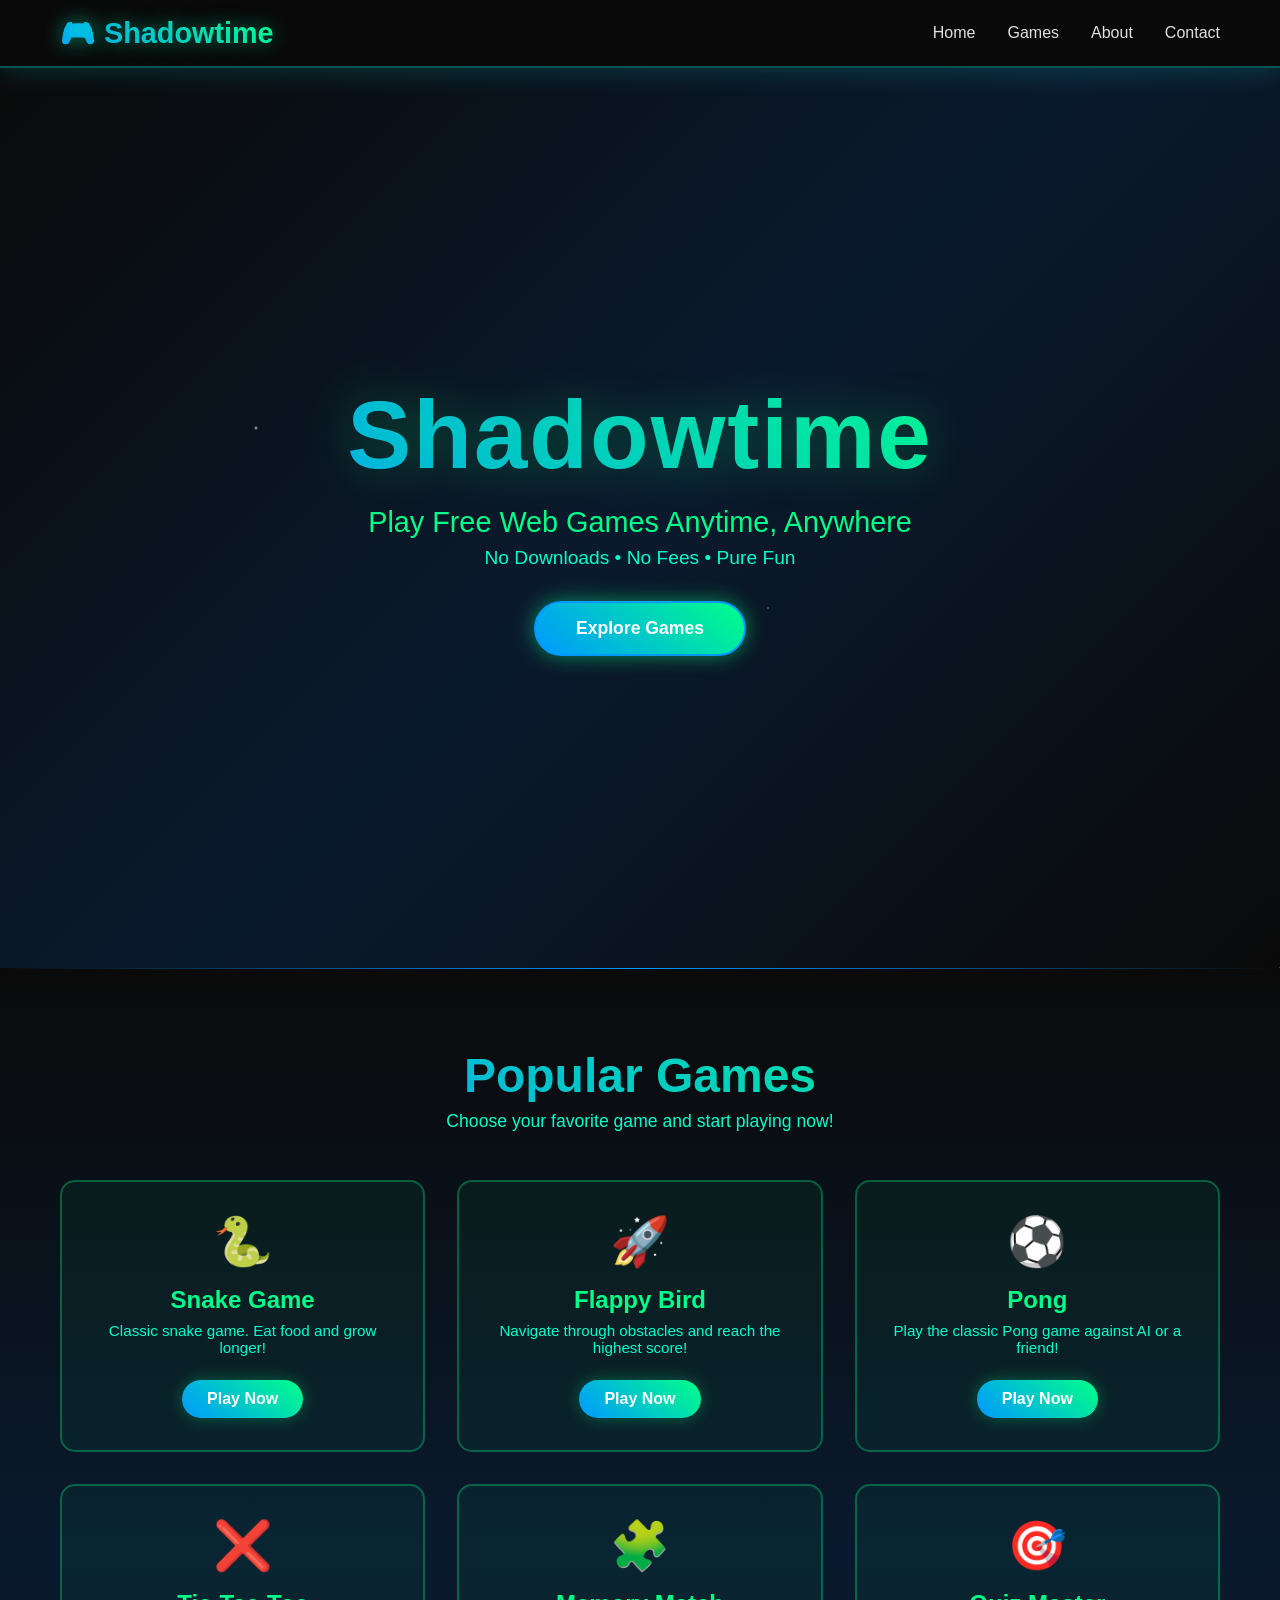
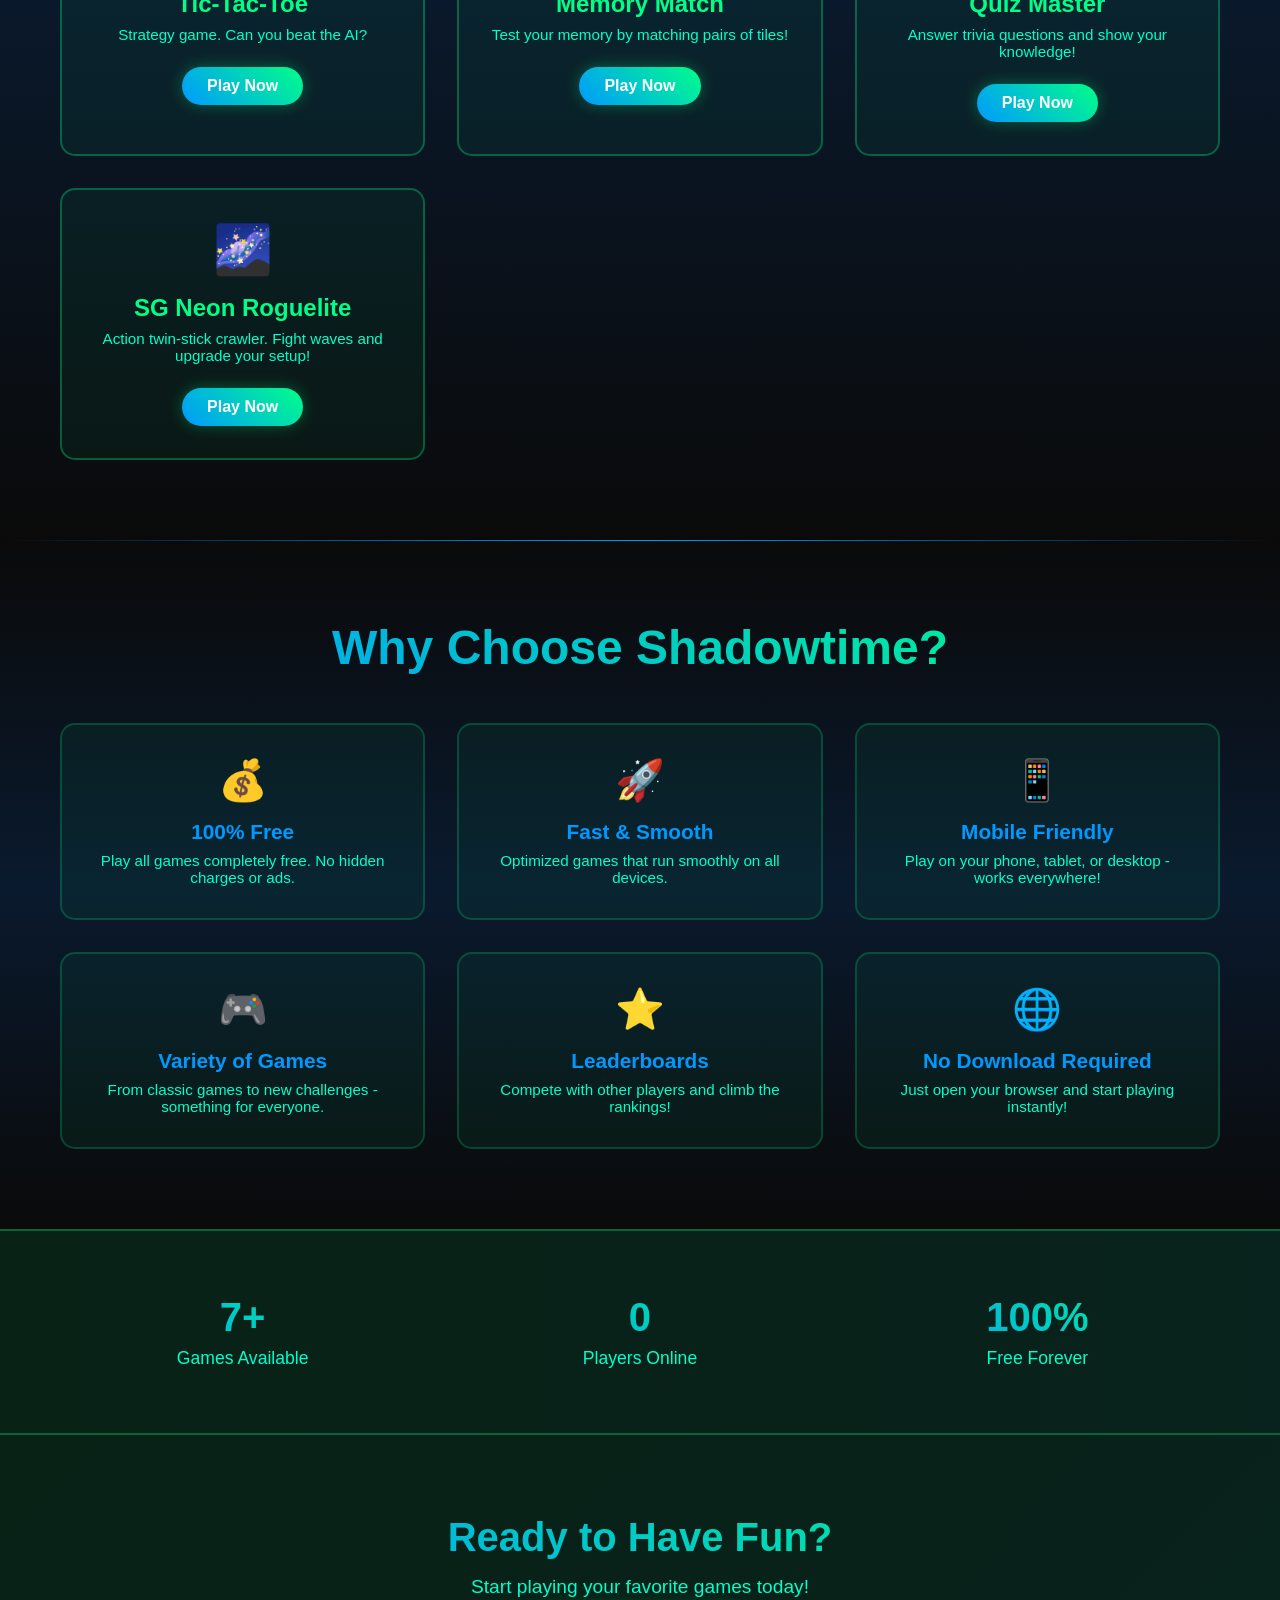
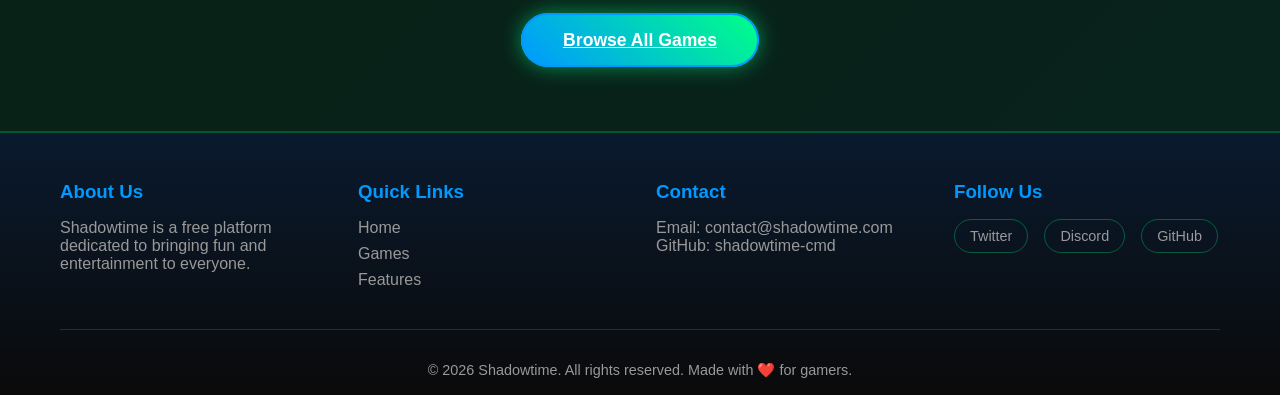
<file: index.html>
<!DOCTYPE html>
<html lang="en">
<head>
    <meta charset="UTF-8">
    <meta name="viewport" content="width=device-width, initial-scale=1.0">
    <title>Shadowtime - Free Web Games Platform</title>
    <!-- Favicon link using your 32x32 website asset -->
    <link rel="icon" type="image/png" sizes="32x32" href="assets/favicon32.png">
    <link rel="stylesheet" href="css/style.css">
</head>
<body>
    <!-- Navigation Bar -->
    <nav class="navbar">
        <div class="container">
            <div class="logo">🎮 Shadowtime</div>
            <ul class="nav-links">
                <li><a href="#home">Home</a></li>
                <li><a href="#games">Games</a></li>
                <li><a href="#about">About</a></li>
                <li><a href="#contact">Contact</a></li>
            </ul>
        </div>
    </nav>

    <!-- Hero Section -->
    <section id="home" class="hero">
        <div class="stars"></div>
        <div class="hero-content">
            <h1 class="hero-title">Shadowtime</h1>
            <p class="hero-subtitle">Play Free Web Games Anytime, Anywhere</p>
            <p class="tagline">No Downloads • No Fees • Pure Fun</p>
            <button class="cta-btn">Explore Games</button>
        </div>
        <div class="hero-background"></div>
    </section>

    <!-- Featured Games Section -->
    <section id="games" class="featured-games">
        <div class="container">
            <h2 class="section-title">Popular Games</h2>
            <p class="section-subtitle">Choose your favorite game and start playing now!</p>
            
            <div class="games-grid">
                <!-- Game Card 1 -->
                <div class="game-card">
                    <div class="game-icon">🐍</div>
                    <h3>Snake Game</h3>
                    <p>Classic snake game. Eat food and grow longer!</p>
                    <a href="games/snake/index.html" class="play-btn">Play Now</a>
                </div>

                <!-- Game Card 2 -->
                <div class="game-card">
                    <div class="game-icon">🚀</div>
                    <h3>Flappy Bird</h3>
                    <p>Navigate through obstacles and reach the highest score!</p>
                    <a href="games/flappy-bird/index.html" class="play-btn">Play Now</a>
                </div>

                <!-- Game Card 3 -->
                <div class="game-card">
                    <div class="game-icon">⚽</div>
                    <h3>Pong</h3>
                    <p>Play the classic Pong game against AI or a friend!</p>
                    <a href="games/pong/index.html" class="play-btn">Play Now</a>
                </div>

                <!-- Game Card 4 -->
                <div class="game-card">
                    <div class="game-icon">❌</div>
                    <h3>Tic-Tac-Toe</h3>
                    <p>Strategy game. Can you beat the AI?</p>
                    <a href="games/tic-tac-toe/index.html" class="play-btn">Play Now</a>
                </div>

                <!-- Game Card 5 -->
                <div class="game-card">
                    <div class="game-icon">🧩</div>
                    <h3>Memory Match</h3>
                    <p>Test your memory by matching pairs of tiles!</p>
                    <a href="games/memory-match/index.html" class="play-btn">Play Now</a>
                </div>

                <!-- Game Card 6 -->
                <div class="game-card">
                    <div class="game-icon">🎯</div>
                    <h3>Quiz Master</h3>
                    <p>Answer trivia questions and show your knowledge!</p>
                    <a href="games/quiz/index.html" class="play-btn">Play Now</a>
                </div>

                <!-- Game Card 7: Modern Roguelite -->
                <div class="game-card">
                    <div class="game-icon">🌌</div>
                    <h3>SG Neon Roguelite</h3>
                    <p>Action twin-stick crawler. Fight waves and upgrade your setup!</p>
                    <a href="neon-roguelite.html" class="play-btn">Play Now</a>
                </div>
            </div>
        </div>
    </section>

    <!-- Features Section -->
    <section id="about" class="features">
        <div class="container">
            <h2 class="section-title">Why Choose Shadowtime?</h2>
            
            <div class="features-grid">
                <div class="feature-card">
                    <div class="feature-icon">💰</div>
                    <h3>100% Free</h3>
                    <p>Play all games completely free. No hidden charges or ads.</p>
                </div>

                <div class="feature-card">
                    <div class="feature-icon">🚀</div>
                    <h3>Fast & Smooth</h3>
                    <p>Optimized games that run smoothly on all devices.</p>
                </div>

                <div class="feature-card">
                    <div class="feature-icon">📱</div>
                    <h3>Mobile Friendly</h3>
                    <p>Play on your phone, tablet, or desktop - works everywhere!</p>
                </div>

                <div class="feature-card">
                    <div class="feature-icon">🎮</div>
                    <h3>Variety of Games</h3>
                    <p>From classic games to new challenges - something for everyone.</p>
                </div>

                <div class="feature-card">
                    <div class="feature-icon">⭐</div>
                    <h3>Leaderboards</h3>
                    <p>Compete with other players and climb the rankings!</p>
                </div>

                <div class="feature-card">
                    <div class="feature-icon">🌐</div>
                    <h3>No Download Required</h3>
                    <p>Just open your browser and start playing instantly!</p>
                </div>
            </div>
        </div>
    </section>

    <!-- Stats Section -->
    <section class="stats">
        <div class="container">
            <div class="stat">
                <h3>7+</h3>
                <p>Games Available</p>
            </div>
            <div class="stat">
                <h3>0</h3>
                <p>Players Online</p>
            </div>
            <div class="stat">
                <h3>100%</h3>
                <p>Free Forever</p>
            </div>
        </div>
    </section>

    <!-- Call to Action Section -->
    <section class="cta-section">
        <div class="container">
            <h2>Ready to Have Fun?</h2>
            <p>Start playing your favorite games today!</p>
            <a href="#games" class="cta-btn">Browse All Games</a>
        </div>
    </section>

    <!-- Footer -->
    <footer id="contact" class="footer">
        <div class="container">
            <div class="footer-content">
                <div class="footer-section">
                    <h3>About Us</h3>
                    <p>Shadowtime is a free platform dedicated to bringing fun and entertainment to everyone.</p>
                </div>

                <div class="footer-section">
                    <h3>Quick Links</h3>
                    <ul>
                        <li><a href="#home">Home</a></li>
                        <li><a href="#games">Games</a></li>
                        <li><a href="#about">Features</a></li>
                    </ul>
                </div>

                <div class="footer-section">
                    <h3>Contact</h3>
                    <p>Email: contact@shadowtime.com</p>
                    <p>GitHub: <a href="https://github.com/shadowtime-cmd" target="_blank">shadowtime-cmd</a></p>
                </div>

                <div class="footer-section">
                    <h3>Follow Us</h3>
                    <div class="social-links">
                        <a href="#" class="social-icon">Twitter</a>
                        <a href="#" class="social-icon">Discord</a>
                        <a href="#" class="social-icon">GitHub</a>
                    </div>
                </div>
            </div>

            <div class="footer-bottom">
                <p>&copy; 2026 Shadowtime. All rights reserved. Made with ❤️ for gamers.</p>
            </div>
        </div>
    </footer>

    <script src="js/main.js"></script>
</body>
</html>
</file>
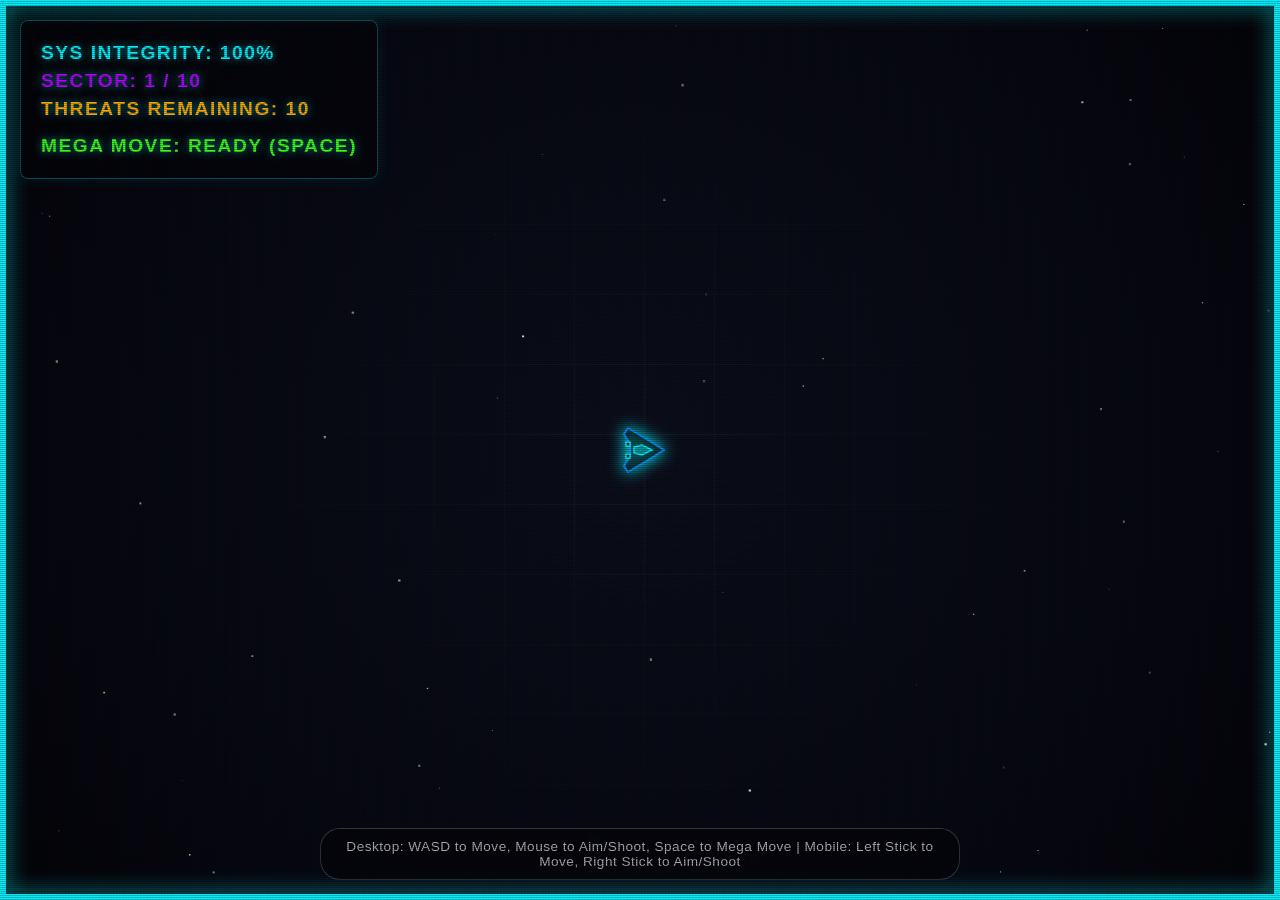
<file: neon-roguelite.html>
<!DOCTYPE html>
<html lang="en">
<head>
    <meta charset="UTF-8">
    <meta name="viewport" content="width=device-width, initial-scale=1.0, maximum-scale=1.0, user-scalable=no">
    <title>Shadowtime - Cinematic Neon Assault</title>
    <style>
        body {
            margin: 0;
            overflow: hidden;
            background-color: #030305;
            color: #fff;
            font-family: 'Segoe UI', Tahoma, Geneva, Verdana, sans-serif;
            user-select: none;
            -webkit-user-select: none;
            touch-action: none;
        }
        canvas {
            display: block;
        }
        /* Scanline Effect */
        body::after {
            content: " ";
            display: block;
            position: absolute;
            top: 0;
            left: 0;
            bottom: 0;
            right: 0;
            background: linear-gradient(rgba(18, 16, 16, 0) 50%, rgba(0, 0, 0, 0.25) 50%), linear-gradient(90deg, rgba(255, 0, 0, 0.06), rgba(0, 255, 0, 0.02), rgba(0, 0, 255, 0.06));
            z-index: 100;
            background-size: 100% 2px, 3px 100%;
            pointer-events: none;
        }
        /* HUD UI */
        #ui {
            position: absolute;
            top: 20px;
            left: 20px;
            pointer-events: none;
            text-shadow: 0 0 10px rgba(0, 243, 255, 0.6);
            z-index: 5;
            background: rgba(3, 3, 5, 0.6);
            padding: 15px 20px;
            border: 1px solid rgba(0, 243, 255, 0.3);
            border-radius: 8px;
            backdrop-filter: blur(4px);
            box-shadow: 0 0 15px rgba(0, 243, 255, 0.1);
        }
        .hud-text {
            font-size: 1.2rem;
            font-weight: 900;
            margin: 6px 0;
            letter-spacing: 1.5px;
            text-transform: uppercase;
        }
        #controls-hint {
            position: absolute;
            bottom: 20px;
            left: 50%;
            transform: translateX(-50%);
            color: rgba(255, 255, 255, 0.7);
            pointer-events: none;
            text-align: center;
            font-size: 0.85rem;
            width: auto;
            letter-spacing: 0.5px;
            background: rgba(3, 3, 5, 0.6);
            padding: 10px 20px;
            border: 1px solid rgba(255, 255, 255, 0.2);
            border-radius: 20px;
            backdrop-filter: blur(4px);
        }
        /* Overlay Screens */
        .overlay {
            position: absolute;
            top: 0; left: 0; width: 100%; height: 100%;
            background: rgba(3, 3, 5, 0.92);
            display: none;
            flex-direction: column;
            justify-content: center;
            align-items: center;
            z-index: 10;
            backdrop-filter: blur(12px);
        }
        h1 {
            font-size: 3.5rem;
            margin-bottom: 10px;
            text-transform: uppercase;
            text-align: center;
            letter-spacing: 3px;
        }
        p.sub-msg {
            font-size: 1.1rem;
            color: #8a90a0;
            max-width: 520px;
            text-align: center;
            margin-bottom: 35px;
            line-height: 1.6;
        }
        .btn {
            background: rgba(255, 255, 255, 0.03);
            border: 2px solid #00f3ff;
            color: #00f3ff;
            padding: 14px 40px;
            font-size: 1.1rem;
            font-weight: bold;
            margin: 8px;
            cursor: pointer;
            transition: all 0.2s ease-in-out;
            text-transform: uppercase;
            box-shadow: 0 0 15px rgba(0, 243, 255, 0.15) inset;
            border-radius: 4px;
            width: 300px;
            letter-spacing: 1px;
        }
        .btn:hover, .btn:active {
            background: #00f3ff;
            color: #000;
            box-shadow: 0 0 30px #00f3ff;
        }
        .danger-btn {
            border-color: #ff0055;
            color: #ff0055;
            box-shadow: 0 0 15px rgba(255, 0, 85, 0.15) inset;
        }
        .danger-btn:hover, .danger-btn:active {
            background: #ff0055;
            color: #fff;
            box-shadow: 0 0 30px #ff0055;
        }
        .victory-btn {
            border-color: #39ff14;
            color: #39ff14;
            box-shadow: 0 0 15px rgba(57, 255, 20, 0.15) inset;
        }
        .victory-btn:hover, .victory-btn:active {
            background: #39ff14;
            color: #000;
            box-shadow: 0 0 30px #39ff14;
        }
    </style>
</head>
<body>

    <div id="ui">
        <div class="hud-text" id="hpDisplay" style="color: #00f3ff;">SYS INTEGRITY: 100%</div>
        <div class="hud-text" id="floorDisplay" style="color: #b500ff;">SECTOR: 1 / 10</div>
        <div class="hud-text" id="enemiesDisplay" style="color: #ffaa00;">THREATS REMAINING: 10</div>
        <div class="hud-text" id="megaMoveDisplay" style="color: #39ff14; margin-top: 15px;">MEGA MOVE: READY (SPACE)</div>
    </div>
    
    <div id="controls-hint">Desktop: WASD to Move, Mouse to Aim/Shoot, Space to Mega Move | Mobile: Left Stick to Move, Right Stick to Aim/Shoot</div>

    <div id="upgradeScreen" class="overlay">
        <h1 style="color: #b500ff; text-shadow: 0 0 25px #b500ff;">SECTOR CLEARED</h1>
        <p class="sub-msg">Select a matrix modification framework to adapt to harder security threats in the next level.</p>
        <button class="btn" onclick="applyUpgrade('heal')">Repair Hull & Max HP +20</button>
        <button class="btn" onclick="applyUpgrade('speed')">Optimize Thruster Speed</button>
        <button class="btn" onclick="applyUpgrade('fireRate')">Overclock Weapon Fire Rate</button>
    </div>

    <div id="gameOverScreen" class="overlay">
        <h1 style="color: #ff0055; text-shadow: 0 0 30px #ff0055;">SYSTEM FAILURE</h1>
        <p class="sub-msg" id="finalFloorDisplay"></p>
        <button class="btn danger-btn" onclick="location.reload()">Reboot Simulator</button>
    </div>

    <div id="victoryScreen" class="overlay">
        <h1 style="color: #39ff14; text-shadow: 0 0 30px #39ff14;">ARCADE CONQUERED</h1>
        <p class="sub-msg" style="color: #fff; font-size: 1.2rem; max-width: 600px;">
            <strong>Incredible job, Pilot!</strong> You have successfully destroyed all hostile entities across all 10 security sectors of the mainframe. Thank you for playing this custom engine build on Shadowtime!
        </p>
        <button class="btn victory-btn" onclick="location.reload()">Play Another Run</button>
    </div>

    <canvas id="gameCanvas"></canvas>

    <script>
        const canvas = document.getElementById('gameCanvas');
        const ctx = canvas.getContext('2d');
        
        canvas.width = window.innerWidth;
        canvas.height = window.innerHeight;

        // --- GAME MAIN STATE ---
        let gameState = "playing"; 
        let currentFloor = 1;
        const maxFloors = 10;
        let enemiesToKill = 10;
        let enemiesKilled = 0;
        let globalTicks = 0;
        let spawnTimer = 0; // Robust frame-based tracking replaces setInterval

        // Enhanced Sector Styles with Dynamic Cinematic Gradients
        const arenaStyles = [
            { bgGrid: '#121626', walls: '#00f3ff', coreGradient: ['#04060f', '#090d1a'] }, // Level 1
            { bgGrid: '#261222', walls: '#b500ff', coreGradient: ['#06030a', '#170614'] }, // Level 2
            { bgGrid: '#142412', walls: '#39ff14', coreGradient: ['#030603', '#0a1708'] }, // Level 3
            { bgGrid: '#291b10', walls: '#ffaa00', coreGradient: ['#060402', '#1a1007'] }, // Level 4
            { bgGrid: '#0f2426', walls: '#00e5ff', coreGradient: ['#020608', '#06171a'] }, // Level 5
            { bgGrid: '#2b1016', walls: '#ff0055', coreGradient: ['#070203', '#1c070c'] }, // Level 6
            { bgGrid: '#242910', walls: '#ccff00', coreGradient: ['#050602', '#161a07'] }, // Level 7
            { bgGrid: '#1e102b', walls: '#e500ff', coreGradient: ['#040207', '#13071c'] }, // Level 8
            { bgGrid: '#102b1f', walls: '#00ffaa', coreGradient: ['#020705', '#071c12'] }, // Level 9
            { bgGrid: '#331033', walls: '#ff00dd', coreGradient: ['#080208', '#210721'] }  // Level 10
        ];

        // --- CONTROLS HOOKS ---
        const keys = { w: false, a: false, s: false, d: false, " ": false };
        const mouse = { x: canvas.width / 2, y: canvas.height / 2, down: false };

        window.addEventListener('keydown', e => { if(keys.hasOwnProperty(e.key.toLowerCase())) keys[e.key.toLowerCase()] = true; });
        window.addEventListener('keyup', e => { if(keys.hasOwnProperty(e.key.toLowerCase())) keys[e.key.toLowerCase()] = false; });
        window.addEventListener('mousemove', e => { mouse.x = e.clientX; mouse.y = e.clientY; });
        window.addEventListener('mousedown', () => mouse.down = true);
        window.addEventListener('mouseup', () => mouse.down = false);

        // --- DUAL TOUCHSTICK DRIVERS ---
        const leftStick = { startX: 0, startY: 0, curX: 0, curY: 0, active: false, pointerId: null, dirX: 0, dirY: 0 };
        const rightStick = { startX: 0, startY: 0, curX: 0, curY: 0, active: false, pointerId: null, dirX: 0, dirY: 0 };
        const joystickRadius = 55;

        window.addEventListener('touchstart', e => {
            if (gameState !== "playing") return;
            for (let i = 0; i < e.changedTouches.length; i++) {
                const touch = e.changedTouches[i];
                if (touch.clientX < window.innerWidth / 2 && !leftStick.active) {
                    leftStick.active = true; leftStick.pointerId = touch.identifier;
                    leftStick.startX = touch.clientX; leftStick.startY = touch.clientY;
                    leftStick.curX = touch.clientX; leftStick.curY = touch.clientY;
                } else if (touch.clientX >= window.innerWidth / 2 && !rightStick.active) {
                    rightStick.active = true; rightStick.pointerId = touch.identifier;
                    rightStick.startX = touch.clientX; rightStick.startY = touch.clientY;
                    rightStick.curX = touch.clientX; rightStick.curY = touch.clientY;
                }
            }
        });

        window.addEventListener('touchmove', e => {
            if (gameState !== "playing") return;
            for (let i = 0; i < e.changedTouches.length; i++) {
                const touch = e.changedTouches[i];
                if (leftStick.active && touch.identifier === leftStick.pointerId) {
                    leftStick.curX = touch.clientX; leftStick.curY = touch.clientY;
                    let dx = leftStick.curX - leftStick.startX;
                    let dy = leftStick.curY - leftStick.startY;
                    let dist = Math.hypot(dx, dy);
                    leftStick.dirX = dist > 0 ? dx / (dist > joystickRadius ? dist : joystickRadius) : 0;
                    leftStick.dirY = dist > 0 ? dy / (dist > joystickRadius ? dist : joystickRadius) : 0;
                }
                if (rightStick.active && touch.identifier === rightStick.pointerId) {
                    rightStick.curX = touch.clientX; rightStick.curY = touch.clientY;
                    let dx = rightStick.curX - rightStick.startX;
                    let dy = rightStick.curY - rightStick.startY;
                    let dist = Math.hypot(dx, dy);
                    if (dist > 5) {
                        rightStick.dirX = dx / (dist > joystickRadius ? dist : joystickRadius);
                        rightStick.dirY = dy / (dist > joystickRadius ? dist : joystickRadius);
                    }
                }
            }
        });

        window.addEventListener('touchend', e => {
            for (let i = 0; i < e.changedTouches.length; i++) {
                const touch = e.changedTouches[i];
                if (leftStick.active && touch.identifier === leftStick.pointerId) {
                    leftStick.active = false; leftStick.dirX = 0; leftStick.dirY = 0;
                }
                if (rightStick.active && touch.identifier === rightStick.pointerId) {
                    rightStick.active = false; rightStick.dirX = 0; rightStick.dirY = 0;
                }
            }
        });

        window.addEventListener('resize', () => { canvas.width = window.innerWidth; canvas.height = window.innerHeight; initializeStars(); });

        // --- CINEMATIC BACKGROUND SYSTEM ---
        let backgroundStars = [];
        function initializeStars() {
            backgroundStars = [];
            for (let i = 0; i < 65; i++) {
                backgroundStars.push({
                    x: Math.random() * canvas.width,
                    y: Math.random() * canvas.height,
                    size: Math.random() * 2 + 0.5,
                    speed: Math.random() * 0.4 + 0.1,
                    brightness: Math.random() * 0.5 + 0.3
                });
            }
        }
        initializeStars();

        function drawBackgroundArena() {
            const style = arenaStyles[currentFloor - 1] || arenaStyles[0];
            
            // Create Cinematic Radial Core Light Gradient with Vignette
            let grad = ctx.createRadialGradient(canvas.width/2, canvas.height/2, 10, canvas.width/2, canvas.height/2, Math.max(canvas.width, canvas.height) * 0.7);
            grad.addColorStop(0, style.coreGradient[1]);
            grad.addColorStop(0.6, style.coreGradient[0]);
            grad.addColorStop(1, '#000000'); // Strong vignette edge
            ctx.fillStyle = grad;
            ctx.fillRect(0, 0, canvas.width, canvas.height);

            // Animate and Paint Background Stars
            ctx.fillStyle = '#ffffff';
            backgroundStars.forEach(star => {
                star.y += star.speed;
                if (star.y > canvas.height) star.y = 0;
                ctx.save();
                ctx.globalAlpha = star.brightness + Math.sin(globalTicks * 0.02 + star.x) * 0.2;
                ctx.fillRect(star.x, star.y, star.size, star.size);
                ctx.restore();
            });

            // Cinematic Fading Grid Lines with Parallax Scroll
            const gridScroll = (globalTicks * 0.5) % 70;

            let gridGrad = ctx.createRadialGradient(canvas.width/2, canvas.height/2, 0, canvas.width/2, canvas.height/2, Math.max(canvas.width, canvas.height) * 0.5);
            gridGrad.addColorStop(0, style.bgGrid);
            gridGrad.addColorStop(1, 'rgba(0,0,0,0)');

            ctx.strokeStyle = gridGrad;
            ctx.lineWidth = 1.5;
            const gridSize = 70;
            for(let x = gridScroll; x < canvas.width; x += gridSize) {
                ctx.beginPath(); ctx.moveTo(x, 0); ctx.lineTo(x, canvas.height); ctx.stroke();
            }
            for(let y = gridScroll; y < canvas.height; y += gridSize) {
                ctx.beginPath(); ctx.moveTo(0, y); ctx.lineTo(canvas.width, y); ctx.stroke();
            }

            // Glimmering Outer Perimeter Boundary
            ctx.strokeStyle = style.walls;
            ctx.lineWidth = 6;
            ctx.shadowBlur = 20;
            ctx.shadowColor = style.walls;
            ctx.strokeRect(3, 3, canvas.width - 6, canvas.height - 6);
            ctx.shadowBlur = 0;
        }

        // --- COMPONENT ENTITIES ---
        class ShipPlayer {
            constructor(x, y) {
                this.x = x; this.y = y;
                this.radius = 18;
                this.speed = 4.6;
                this.maxHp = 100;
                this.hp = 100;
                this.fireRate = 14; 
                this.fireTimer = 0;
                this.angle = 0;
                this.megaMoveCooldown = 0;
                this.megaMoveMaxCooldown = 600; // 10 seconds at 60fps
            }
            draw() {
                ctx.save();
                ctx.translate(this.x, this.y);
                ctx.rotate(this.angle);

                // Layered Plasma Trail
                if (keys.w || keys.s || keys.a || keys.d || leftStick.active) {
                    // Outer glow
                    ctx.beginPath();
                    ctx.moveTo(-14, -6); ctx.lineTo(-35, 0); ctx.lineTo(-14, 6);
                    ctx.fillStyle = 'rgba(255, 119, 0, 0.6)';
                    ctx.shadowBlur = 20; ctx.shadowColor = '#ffaa00';
                    ctx.fill();

                    // Inner bright core
                    ctx.beginPath();
                    ctx.moveTo(-14, -3); ctx.lineTo(-25, 0); ctx.lineTo(-14, 3);
                    ctx.fillStyle = '#ffffff';
                    ctx.shadowBlur = 10; ctx.shadowColor = '#ffffff';
                    ctx.fill();
                }

                // Detailed Spaceship Geometry
                ctx.shadowBlur = 15;
                ctx.shadowColor = '#00f3ff';

                // Main Wing Hull
                ctx.beginPath();
                ctx.moveTo(24, 0);       // Nose
                ctx.lineTo(8, -10);      // Front wing blend
                ctx.lineTo(-12, -22);    // Outer wing tip
                ctx.lineTo(-16, -16);    // Rear wing cut
                ctx.lineTo(-10, -6);     // Inner engine block
                ctx.lineTo(-10, 6);      // Inner engine block
                ctx.lineTo(-16, 16);     // Rear wing cut
                ctx.lineTo(-12, 22);     // Outer wing tip
                ctx.lineTo(8, 10);       // Front wing blend
                ctx.closePath();
                ctx.fillStyle = '#05070a';
                ctx.fill();
                ctx.strokeStyle = '#0088ff';
                ctx.lineWidth = 2;
                ctx.stroke();

                // Forward Cockpit Canopy
                ctx.beginPath();
                ctx.moveTo(12, 0);
                ctx.lineTo(2, -5);
                ctx.lineTo(-6, -3);
                ctx.lineTo(-6, 3);
                ctx.lineTo(2, 5);
                ctx.closePath();
                ctx.fillStyle = 'rgba(0, 243, 255, 0.4)';
                ctx.fill();
                ctx.strokeStyle = '#00f3ff';
                ctx.lineWidth = 1.5;
                ctx.stroke();
                
                // Engine Thruster Nozzles
                ctx.beginPath();
                ctx.rect(-14, -8, 4, 4);
                ctx.rect(-14, 4, 4, 4);
                ctx.fillStyle = '#111';
                ctx.fill();
                ctx.strokeStyle = '#00f3ff';
                ctx.stroke();

                ctx.restore();
                ctx.shadowBlur = 0;
            }
            update() {
                let mvX = 0; let mvY = 0;
                if (keys.w) mvY -= 1; if (keys.s) mvY += 1;
                if (keys.a) mvX -= 1; if (keys.d) mvX += 1;

                if (leftStick.active) {
                    this.x += leftStick.dirX * this.speed;
                    this.y += leftStick.dirY * this.speed;
                } else if (mvX !== 0 || mvY !== 0) {
                    let len = Math.hypot(mvX, mvY);
                    this.x += (mvX / len) * this.speed;
                    this.y += (mvY / len) * this.speed;
                }

                const padding = this.radius + 8;
                if (this.x < padding) this.x = padding;
                if (this.x > canvas.width - padding) this.x = canvas.width - padding;
                if (this.y < padding) this.y = padding;
                if (this.y > canvas.height - padding) this.y = canvas.height - padding;

                if (rightStick.active && (Math.abs(rightStick.dirX) > 0.1 || Math.abs(rightStick.dirY) > 0.1)) {
                    this.angle = Math.atan2(rightStick.dirY, rightStick.dirX);
                } else if (!leftStick.active) {
                    this.angle = Math.atan2(mouse.y - this.y, mouse.x - this.x);
                }

                if (this.fireTimer >= this.fireRate) {
                    if (mouse.down || (rightStick.active && (Math.abs(rightStick.dirX) > 0.1 || Math.abs(rightStick.dirY) > 0.1))) {
                        const vX = Math.cos(this.angle) * 11.5;
                        const vY = Math.sin(this.angle) * 11.5;
                        projectiles.push(new EnergyProjectile(this.x, this.y, vX, vY));
                        this.fireTimer = 0;
                    }
                }
                this.fireTimer++;

                if (this.megaMoveCooldown > 0) {
                    this.megaMoveCooldown--;
                } else if (keys[" "]) {
                    this.triggerMegaMove();
                }

                this.draw();
            }
            triggerMegaMove() {
                this.megaMoveCooldown = this.megaMoveMaxCooldown;
                const numProjectiles = 36;
                for (let i = 0; i < numProjectiles; i++) {
                    const angle = (Math.PI * 2 / numProjectiles) * i;
                    const vX = Math.cos(angle) * 15;
                    const vY = Math.sin(angle) * 15;
                    projectiles.push(new EnergyProjectile(this.x, this.y, vX, vY));
                }
                triggerExplosionMatrix(this.x, this.y, '#39ff14');
            }
        }

        class EnergyProjectile {
            constructor(x, y, velX, velY) {
                this.x = x; this.y = y;
                this.velX = velX; this.velY = velY;
                this.radius = 4;
            }
            draw() {
                ctx.beginPath();
                ctx.arc(this.x, this.y, this.radius, 0, Math.PI * 2);
                ctx.fillStyle = '#d400ff';
                ctx.shadowBlur = 10; ctx.shadowColor = '#d400ff';
                ctx.fill();
                ctx.shadowBlur = 0;
            }
            update() {
                this.x += this.velX;
                this.y += this.velY;
                this.draw();
            }
        }

        class DroidEnemy {
            constructor(x, y, floorLevel) {
                this.x = x; this.y = y;
                this.radius = 18;
                this.maxHp = 2 + (floorLevel * 1);
                this.hp = this.maxHp;
                this.speed = 1.6 + (floorLevel * 0.14);
                this.pulsePhase = Math.random() * Math.PI;
                this.color = arenaStyles[floorLevel - 1] ? arenaStyles[floorLevel - 1].walls : '#ff0055';
            }
            draw() {
                ctx.save();
                ctx.translate(this.x, this.y);

                let scale = 1 + Math.sin(globalTicks * 0.1 + this.pulsePhase) * 0.14;
                let rotation = globalTicks * 0.02 + this.pulsePhase;

                // Complex Animated Geometric Outer Matrices (Hexagon)
                ctx.rotate(rotation);
                ctx.strokeStyle = this.color;
                ctx.lineWidth = 2;
                ctx.shadowBlur = 15; ctx.shadowColor = this.color;
                
                ctx.beginPath();
                for (let i = 0; i < 6; i++) {
                    let angle = (Math.PI * 2 / 6) * i;
                    let hx = Math.cos(angle) * (18 * scale);
                    let hy = Math.sin(angle) * (18 * scale);
                    if (i === 0) ctx.moveTo(hx, hy);
                    else ctx.lineTo(hx, hy);
                }
                ctx.closePath();
                ctx.stroke();

                // Counter-rotating Inner Matrix (Triangle)
                ctx.rotate(-rotation * 2.5);
                ctx.beginPath();
                for (let i = 0; i < 3; i++) {
                    let angle = (Math.PI * 2 / 3) * i;
                    let tx = Math.cos(angle) * (10 * scale);
                    let ty = Math.sin(angle) * (10 * scale);
                    if (i === 0) ctx.moveTo(tx, ty);
                    else ctx.lineTo(tx, ty);
                }
                ctx.closePath();
                ctx.fillStyle = 'rgba(10, 10, 15, 0.8)';
                ctx.fill();
                ctx.lineWidth = 1.5;
                ctx.stroke();

                // Glowing Tech Core Node
                ctx.beginPath();
                ctx.arc(0, 0, 4 * scale, 0, Math.PI * 2);
                ctx.fillStyle = '#ffffff';
                ctx.shadowBlur = 20; ctx.shadowColor = '#ffffff';
                ctx.fill();

                ctx.restore();
                ctx.shadowBlur = 0;

                // Polished Glowing Floating Health Bar
                let barW = 40;
                let barH = 5;
                let yOffset = this.radius + 16;
                
                // BG bar
                ctx.fillStyle = 'rgba(0,0,0,0.6)';
                ctx.fillRect(this.x - barW/2 - 1, this.y - yOffset - 1, barW + 2, barH + 2);
                ctx.fillStyle = 'rgba(255,255,255,0.1)';
                ctx.fillRect(this.x - barW/2, this.y - yOffset, barW, barH);

                // HP bar
                let ratio = Math.max(0, this.hp / this.maxHp);
                ctx.fillStyle = this.color;
                ctx.shadowBlur = 10; ctx.shadowColor = this.color;
                ctx.fillRect(this.x - barW/2, this.y - yOffset, barW * ratio, barH);
                ctx.shadowBlur = 0;
            }
            update() {
                const angle = Math.atan2(player.y - this.y, player.x - this.x);
                this.x += Math.cos(angle) * this.speed;
                this.y += Math.sin(angle) * this.speed;
                this.draw();
            }
        }

        class ParticleSparks {
            constructor(x, y, color) {
                this.x = x; this.y = y;
                this.color = color;
                this.vel = { x: (Math.random() - 0.5) * 7.5, y: (Math.random() - 0.5) * 7.5 };
                this.alpha = 1;
                this.decay = Math.random() * 0.02 + 0.016;
            }
            draw() {
                ctx.save();
                ctx.globalAlpha = this.alpha;
                ctx.beginPath();
                ctx.arc(this.x, this.y, Math.random() * 2.5 + 1, 0, Math.PI * 2);
                ctx.fillStyle = this.color;
                ctx.fill();
                ctx.restore();
            }
            update() {
                this.x += this.vel.x;
                this.y += this.vel.y;
                this.alpha -= this.decay;
                this.draw();
            }
        }

        // --- INSTANTIATION DATA STATE ---
        let player = new ShipPlayer(canvas.width / 2, canvas.height / 2);
        let projectiles = [];
        let enemies = [];
        let particles = [];

        function spawnSectorThreat() {
            let x, y;
            const pad = 50;
            if (Math.random() < 0.5) {
                x = Math.random() < 0.5 ? -pad : canvas.width + pad;
                y = Math.random() * canvas.height;
            } else {
                x = Math.random() * canvas.width;
                y = Math.random() < 0.5 ? -pad : canvas.height + pad;
            }
            enemies.push(new DroidEnemy(x, y, currentFloor));
        }

        function triggerExplosionMatrix(x, y, color) {
            for (let i = 0; i < 18; i++) {
                particles.push(new ParticleSparks(x, y, color));
            }
        }

        function syncHUDValues() {
            document.getElementById('hpDisplay').innerText = `SYS INTEGRITY: ${Math.max(0, player.hp)}%`;
            document.getElementById('floorDisplay').innerText = `SECTOR: ${currentFloor} / ${maxFloors}`;
            document.getElementById('enemiesDisplay').innerText = `THREATS REMAINING: ${Math.max(0, enemiesToKill - enemiesKilled)}`;

            const megaDisplay = document.getElementById('megaMoveDisplay');
            if (player.megaMoveCooldown <= 0) {
                megaDisplay.innerText = "MEGA MOVE: READY (SPACE)";
                megaDisplay.style.color = "#39ff14";
            } else {
                const secondsLeft = Math.ceil(player.megaMoveCooldown / 60);
                megaDisplay.innerText = `MEGA MOVE: COOLDOWN (${secondsLeft}s)`;
                megaDisplay.style.color = "#ff0055";
            }
        }

        // --- CORE GAME LOOP ENGINE ---
        function animateEngineLoop() {
            animationId = requestAnimationFrame(animateEngineLoop);
            globalTicks++;

            if (gameState !== "playing") return;

            // 1. Paint Arena Background Layers and Starfield
            drawBackgroundArena();
            
            // 2. Spawn Logic (Completely solid, frame-based controller replaces unreliable setInterval)
            spawnTimer++;
            let currentSpawnIntervalRate = Math.max(24, 75 - (currentFloor * 4.5)); // Drops frames between spawns linearly
            if (spawnTimer >= currentSpawnIntervalRate) {
                spawnSectorThreat();
                spawnTimer = 0;
            }

            player.update();
            syncHUDValues();

            // Run particle loops
            for (let i = particles.length - 1; i >= 0; i--) {
                particles[i].update();
                if (particles[i].alpha <= 0) particles.splice(i, 1);
            }

            // Run projectile loops
            for (let i = projectiles.length - 1; i >= 0; i--) {
                projectiles[i].update();
                let p = projectiles[i];
                if (p.x < 0 || p.x > canvas.width || p.y < 0 || p.y > canvas.height) {
                    projectiles.splice(i, 1);
                }
            }

            // Render Touchsticks UI Overlays
            if (leftStick.active) {
                ctx.beginPath(); ctx.arc(leftStick.startX, leftStick.startY, joystickRadius, 0, Math.PI * 2);
                ctx.strokeStyle = 'rgba(0, 243, 255, 0.22)'; ctx.lineWidth = 3; ctx.stroke();
                ctx.beginPath(); ctx.arc(leftStick.startX + leftStick.dirX * joystickRadius, leftStick.startY + leftStick.dirY * joystickRadius, 16, 0, Math.PI * 2);
                ctx.fillStyle = '#00f3ff'; ctx.fill();
            }
            if (rightStick.active) {
                ctx.beginPath(); ctx.arc(rightStick.startX, rightStick.startY, joystickRadius, 0, Math.PI * 2);
                ctx.strokeStyle = 'rgba(181, 0, 255, 0.22)'; ctx.lineWidth = 3; ctx.stroke();
                ctx.beginPath(); ctx.arc(rightStick.startX + rightStick.dirX * joystickRadius, rightStick.startY + rightStick.dirY * joystickRadius, 16, 0, Math.PI * 2);
                ctx.fillStyle = '#b500ff'; ctx.fill();
            }

            // Hostile Droids processing loop matrix
            for (let eIdx = enemies.length - 1; eIdx >= 0; eIdx--) {
                let enemy = enemies[eIdx];
                enemy.update();

                // Structural Hull Crash Collision
                const hitDist = Math.hypot(player.x - enemy.x, player.y - enemy.y);
                if (hitDist < enemy.radius + player.radius) {
                    player.hp -= 12;
                    triggerExplosionMatrix(player.x, player.y, '#00f3ff');
                    enemies.splice(eIdx, 1);
                    
                    if (player.hp <= 0) {
                        gameState = "gameover";
                        document.getElementById('finalFloorDisplay').innerText = `Your spaceship hull ruptured inside Sector ${currentFloor}.`;
                        gameOverScreen.style.display = 'flex';
                    }
                    continue;
                }

                // Laser Weapon impact collision loops
                for (let pIdx = projectiles.length - 1; pIdx >= 0; pIdx--) {
                    let proj = projectiles[pIdx];
                    const dmgDist = Math.hypot(proj.x - enemy.x, proj.y - enemy.y);
                    if (dmgDist < enemy.radius + proj.radius) {
                        triggerExplosionMatrix(enemy.x, enemy.y, '#d400ff');
                        projectiles.splice(pIdx, 1);
                        enemy.hp -= 1;

                        if (enemy.hp <= 0) {
                            triggerExplosionMatrix(enemy.x, enemy.y, enemy.color);
                            enemies.splice(eIdx, 1);
                            enemiesKilled++;

                            if (enemiesKilled >= enemiesToKill) {
                                triggerProgressionShift();
                            }
                        }
                        break;
                    }
                }
            }
        }

        // --- PLATFORM LEVEL SHIFT PROGRESSION ENGINE ---
        function triggerProgressionShift() {
            projectiles = [];
            enemies = [];
            spawnTimer = 0;
            leftStick.active = false; rightStick.active = false;

            if (currentFloor >= maxFloors) {
                gameState = "victory";
                document.getElementById('victoryScreen').style.display = 'flex';
            } else {
                gameState = "upgrade";
                document.getElementById('upgradeScreen').style.display = 'flex';
            }
        }

        function applyUpgrade(modType) {
            if (modType === 'heal') {
                player.maxHp += 20;
                player.hp = player.maxHp;
            } else if (modType === 'speed') {
                player.speed += 0.7;
            } else if (modType === 'fireRate') {
                player.fireRate = Math.max(5, player.fireRate - 2.5);
            }

            currentFloor++;
            enemiesKilled = 0;
            enemiesToKill += 4; 
            
            document.getElementById('upgradeScreen').style.display = 'none';
            gameState = "playing";
        }

        // Kick off main engine loop
        animateEngineLoop();
    </script>
</body>
</html>
</file>
<file: css/style.css>
* {
    margin: 0;
    padding: 0;
    box-sizing: border-box;
}

body {
    font-family: 'Segoe UI', Tahoma, Geneva, Verdana, sans-serif;
    background: #0a0a0a;
    color: #e0e0e0;
    overflow-x: hidden;
}

.container {
    max-width: 1200px;
    margin: 0 auto;
    padding: 0 20px;
}

/* ============ NAVBAR ============ */
.navbar {
    background: rgba(10, 10, 10, 0.95);
    backdrop-filter: blur(10px);
    padding: 1rem 0;
    position: sticky;
    top: 0;
    z-index: 1000;
    border-bottom: 2px solid rgba(0, 255, 255, 0.3);
    box-shadow: 0 0 30px rgba(0, 255, 255, 0.2);
    animation: navGlow 3s ease-in-out infinite;
}

@keyframes navGlow {
    0%, 100% {
        box-shadow: 0 0 30px rgba(0, 255, 255, 0.2);
    }
    50% {
        box-shadow: 0 0 50px rgba(0, 255, 255, 0.4);
    }
}

.navbar .container {
    display: flex;
    justify-content: space-between;
    align-items: center;
}

.logo {
    font-size: 1.8rem;
    font-weight: bold;
    background: linear-gradient(45deg, #0099ff, #00ff88);
    -webkit-background-clip: text;
    -webkit-text-fill-color: transparent;
    background-clip: text;
    text-shadow: 0 0 20px rgba(0, 255, 200, 0.5);
    animation: logoFloat 3s ease-in-out infinite;
}

@keyframes logoFloat {
    0%, 100% { transform: translateY(0); }
    50% { transform: translateY(-5px); }
}

.nav-links {
    display: flex;
    list-style: none;
    gap: 2rem;
}

.nav-links a {
    color: #e0e0e0;
    text-decoration: none;
    font-weight: 500;
    position: relative;
    transition: all 0.3s ease;
}

.nav-links a::after {
    content: '';
    position: absolute;
    bottom: -5px;
    left: 0;
    width: 0;
    height: 2px;
    background: linear-gradient(90deg, #0099ff, #00ff88);
    transition: width 0.3s ease;
}

.nav-links a:hover::after {
    width: 100%;
}

/* ============ HERO SECTION ============ */
.hero {
    min-height: 100vh;
    display: flex;
    align-items: center;
    justify-content: center;
    background: linear-gradient(135deg, #0a0a0a 0%, #0a1a2e 50%, #0a0a0a 100%);
    position: relative;
    overflow: hidden;
}

.stars {
    position: absolute;
    width: 100%;
    height: 100%;
    background-image: 
        radial-gradient(2px 2px at 10% 20%, white, rgba(255,255,255,0)),
        radial-gradient(2px 2px at 30% 70%, white, rgba(255,255,255,0)),
        radial-gradient(1px 1px at 50% 50%, white, rgba(255,255,255,0)),
        radial-gradient(1px 1px at 80% 10%, white, rgba(255,255,255,0)),
        radial-gradient(2px 2px at 90% 60%, white, rgba(255,255,255,0)),
        radial-gradient(1px 1px at 30% 30%, white, rgba(255,255,255,0)),
        radial-gradient(1px 1px at 60% 90%, white, rgba(255,255,255,0));
    background-size: 200% 200%;
    background-position: 0% 0%;
    animation: starTwinkle 5s ease-in-out infinite;
    opacity: 0.8;
}

@keyframes starTwinkle {
    0%, 100% { opacity: 0.3; }
    50% { opacity: 0.8; }
}

.hero-content {
    text-align: center;
    z-index: 10;
    animation: heroSlideUp 1s ease-out;
}

@keyframes heroSlideUp {
    from {
        opacity: 0;
        transform: translateY(50px);
    }
    to {
        opacity: 1;
        transform: translateY(0);
    }
}

.hero-title {
    font-size: 6rem;
    font-weight: 900;
    margin-bottom: 1rem;
    background: linear-gradient(45deg, #0099ff, #00ff88, #0099ff);
    background-size: 300% 300%;
    -webkit-background-clip: text;
    -webkit-text-fill-color: transparent;
    background-clip: text;
    animation: gradientShift 4s ease infinite, textGlow 2s ease-in-out infinite;
    text-shadow: 0 0 50px rgba(0, 255, 136, 0.3);
    letter-spacing: 2px;
}

@keyframes gradientShift {
    0%, 100% { background-position: 0% 50%; }
    50% { background-position: 100% 50%; }
}

@keyframes textGlow {
    0%, 100% { 
        filter: drop-shadow(0 0 10px rgba(0, 255, 136, 0.5));
    }
    50% { 
        filter: drop-shadow(0 0 30px rgba(0, 255, 255, 0.8));
    }
}

.hero-subtitle {
    font-size: 1.8rem;
    margin-bottom: 0.5rem;
    color: #00ff88;
    animation: fadeInUp 1s ease-out 0.3s both;
}

.tagline {
    font-size: 1.2rem;
    color: #00ffcc;
    margin-bottom: 2rem;
    animation: fadeInUp 1s ease-out 0.6s both;
}

@keyframes fadeInUp {
    from {
        opacity: 0;
        transform: translateY(20px);
    }
    to {
        opacity: 1;
        transform: translateY(0);
    }
}

.cta-btn {
    padding: 15px 40px;
    font-size: 1.1rem;
    font-weight: bold;
    border: 2px solid #0099ff;
    background: linear-gradient(45deg, #0099ff, #00ff88);
    color: white;
    border-radius: 50px;
    cursor: pointer;
    transition: all 0.3s ease;
    box-shadow: 0 0 20px rgba(0, 255, 136, 0.5);
    animation: fadeInUp 1s ease-out 0.9s both, pulse 2s ease-in-out infinite 1s;
}

@keyframes pulse {
    0%, 100% {
        box-shadow: 0 0 20px rgba(0, 255, 136, 0.5);
        transform: scale(1);
    }
    50% {
        box-shadow: 0 0 40px rgba(0, 255, 255, 0.8);
        transform: scale(1.05);
    }
}

.cta-btn:hover {
    transform: translateY(-3px);
    box-shadow: 0 0 40px rgba(0, 255, 136, 0.8), 0 10px 30px rgba(0, 255, 255, 0.3);
}

/* ============ FEATURED GAMES SECTION ============ */
.featured-games {
    padding: 5rem 0;
    background: linear-gradient(180deg, #0a0a0a 0%, #0a1a2e 50%, #0a0a0a 100%);
    position: relative;
    overflow: hidden;
}

.featured-games::before {
    content: '';
    position: absolute;
    top: 0;
    left: 0;
    width: 100%;
    height: 1px;
    background: linear-gradient(90deg, transparent, #0099ff, transparent);
}

.section-title {
    font-size: 3rem;
    text-align: center;
    margin-bottom: 0.5rem;
    background: linear-gradient(45deg, #0099ff, #00ff88);
    -webkit-background-clip: text;
    -webkit-text-fill-color: transparent;
    background-clip: text;
    opacity: 0;
    animation: slideInAndFadeIn 0.8s ease-out forwards;
}

@keyframes slideInAndFadeIn {
    from {
        opacity: 0;
        transform: translateY(-30px);
    }
    to {
        opacity: 1;
        transform: translateY(0);
    }
}

.section-subtitle {
    text-align: center;
    color: #00ffcc;
    margin-bottom: 3rem;
    font-size: 1.1rem;
    opacity: 0;
    animation: slideInAndFadeIn 0.8s ease-out 0.2s forwards;
}

.games-grid {
    display: grid;
    grid-template-columns: repeat(auto-fit, minmax(300px, 1fr));
    gap: 2rem;
}

.game-card {
    background: rgba(0, 255, 136, 0.05);
    border: 2px solid rgba(0, 255, 136, 0.3);
    border-radius: 15px;
    padding: 2rem;
    text-align: center;
    transition: all 0.3s ease;
    cursor: pointer;
    opacity: 0;
    animation: slideInAndFadeIn 0.8s ease-out forwards;
    overflow: hidden;
    position: relative;
}

.game-card:nth-child(1) { animation-delay: 0.3s; }
.game-card:nth-child(2) { animation-delay: 0.4s; }
.game-card:nth-child(3) { animation-delay: 0.5s; }
.game-card:nth-child(4) { animation-delay: 0.6s; }
.game-card:nth-child(5) { animation-delay: 0.7s; }
.game-card:nth-child(6) { animation-delay: 0.8s; }

.game-card::before {
    content: '';
    position: absolute;
    top: 0;
    left: -100%;
    width: 100%;
    height: 100%;
    background: linear-gradient(90deg, transparent, rgba(255,255,255,0.1), transparent);
    transition: left 0.5s ease;
}

.game-card:hover::before {
    left: 100%;
}

.game-card:hover {
    border-color: #00ff88;
    background: rgba(0, 255, 136, 0.2);
    transform: translateY(-10px);
    box-shadow: 0 10px 40px rgba(0, 255, 136, 0.4), 0 0 20px rgba(0, 255, 255, 0.3);
}

.game-icon {
    font-size: 3rem;
    margin-bottom: 1rem;
    display: inline-block;
    animation: bounce 2s ease-in-out infinite;
}

.game-card:nth-child(1) .game-icon { animation-delay: 0s; }
.game-card:nth-child(2) .game-icon { animation-delay: 0.2s; }
.game-card:nth-child(3) .game-icon { animation-delay: 0.4s; }
.game-card:nth-child(4) .game-icon { animation-delay: 0.6s; }
.game-card:nth-child(5) .game-icon { animation-delay: 0.8s; }
.game-card:nth-child(6) .game-icon { animation-delay: 1s; }

@keyframes bounce {
    0%, 100% { transform: translateY(0); }
    50% { transform: translateY(-10px); }
}

.game-card h3 {
    font-size: 1.5rem;
    margin-bottom: 0.5rem;
    color: #00ff88;
}

.game-card p {
    color: #00ffcc;
    margin-bottom: 1.5rem;
    font-size: 0.95rem;
}

.play-btn {
    display: inline-block;
    padding: 10px 25px;
    background: linear-gradient(45deg, #0099ff, #00ff88);
    color: white;
    text-decoration: none;
    border-radius: 25px;
    border: none;
    cursor: pointer;
    font-weight: bold;
    transition: all 0.3s ease;
    box-shadow: 0 0 15px rgba(0, 255, 136, 0.3);
}

.play-btn:hover {
    transform: scale(1.1);
    box-shadow: 0 0 30px rgba(0, 255, 136, 0.6);
}

/* ============ FEATURES SECTION ============ */
.features {
    padding: 5rem 0;
    background: linear-gradient(180deg, #0a0a0a 0%, #0a1a2e 50%, #0a0a0a 100%);
    position: relative;
}

.features::before {
    content: '';
    position: absolute;
    top: 0;
    left: 0;
    width: 100%;
    height: 1px;
    background: linear-gradient(90deg, transparent, #0099ff, transparent);
}

.features-grid {
    display: grid;
    grid-template-columns: repeat(auto-fit, minmax(300px, 1fr));
    gap: 2rem;
    margin-top: 3rem;
}

.feature-card {
    background: rgba(0, 255, 136, 0.05);
    border: 2px solid rgba(0, 255, 136, 0.2);
    border-radius: 15px;
    padding: 2rem;
    text-align: center;
    transition: all 0.3s ease;
    opacity: 0;
    animation: slideInAndFadeIn 0.8s ease-out forwards;
    position: relative;
}

.feature-card:nth-child(1) { animation-delay: 0.3s; }
.feature-card:nth-child(2) { animation-delay: 0.4s; }
.feature-card:nth-child(3) { animation-delay: 0.5s; }
.feature-card:nth-child(4) { animation-delay: 0.6s; }
.feature-card:nth-child(5) { animation-delay: 0.7s; }
.feature-card:nth-child(6) { animation-delay: 0.8s; }

.feature-card:hover {
    border-color: #0099ff;
    background: rgba(0, 255, 136, 0.15);
    transform: translateY(-8px);
    box-shadow: 0 10px 30px rgba(0, 255, 136, 0.3);
}

.feature-icon {
    font-size: 2.5rem;
    margin-bottom: 1rem;
    display: inline-block;
}

.feature-card h3 {
    font-size: 1.3rem;
    margin-bottom: 0.5rem;
    color: #0099ff;
}

.feature-card p {
    color: #00ffcc;
    font-size: 0.95rem;
}

/* ============ STATS SECTION ============ */
.stats {
    padding: 4rem 0;
    background: linear-gradient(90deg, rgba(0, 255, 136, 0.1), rgba(0, 255, 200, 0.1));
    border-top: 2px solid rgba(0, 255, 136, 0.3);
    border-bottom: 2px solid rgba(0, 255, 136, 0.3);
    position: relative;
    overflow: hidden;
}

.stats .container {
    display: grid;
    grid-template-columns: repeat(auto-fit, minmax(200px, 1fr));
    gap: 2rem;
    text-align: center;
}

.stat {
    opacity: 0;
    animation: slideInAndFadeIn 0.8s ease-out forwards;
}

.stat:nth-child(1) { animation-delay: 0.2s; }
.stat:nth-child(2) { animation-delay: 0.4s; }
.stat:nth-child(3) { animation-delay: 0.6s; }

.stat h3 {
    font-size: 2.5rem;
    background: linear-gradient(45deg, #0099ff, #00ff88);
    -webkit-background-clip: text;
    -webkit-text-fill-color: transparent;
    background-clip: text;
    margin-bottom: 0.5rem;
}

.stat p {
    color: #00ffcc;
    font-size: 1.1rem;
}

/* ============ CTA SECTION ============ */
.cta-section {
    padding: 5rem 0;
    text-align: center;
    background: linear-gradient(135deg, rgba(0, 255, 136, 0.1), rgba(0, 255, 200, 0.1));
    position: relative;
}

.cta-section h2 {
    font-size: 2.5rem;
    margin-bottom: 1rem;
    background: linear-gradient(45deg, #0099ff, #00ff88);
    -webkit-background-clip: text;
    -webkit-text-fill-color: transparent;
    background-clip: text;
    opacity: 0;
    animation: slideInAndFadeIn 0.8s ease-out forwards;
}

.cta-section p {
    font-size: 1.2rem;
    color: #00ffcc;
    margin-bottom: 2rem;
    opacity: 0;
    animation: slideInAndFadeIn 0.8s ease-out 0.2s forwards;
}

/* ============ FOOTER ============ */
.footer {
    background: linear-gradient(180deg, #0a1a2e 0%, #0a0a0a 100%);
    border-top: 2px solid rgba(0, 255, 136, 0.3);
    padding: 3rem 0 1rem;
    color: #999;
}

.footer-content {
    display: grid;
    grid-template-columns: repeat(auto-fit, minmax(250px, 1fr));
    gap: 2rem;
    margin-bottom: 2rem;
}

.footer-section h3 {
    color: #0099ff;
    margin-bottom: 1rem;
}

.footer-section ul {
    list-style: none;
}

.footer-section ul li {
    margin-bottom: 0.5rem;
}

.footer-section a {
    color: #999;
    text-decoration: none;
    transition: color 0.3s ease;
}

.footer-section a:hover {
    color: #00ff88;
}

.social-links {
    display: flex;
    gap: 1rem;
}

.social-icon {
    display: inline-block;
    padding: 8px 15px;
    border: 1px solid rgba(0, 255, 136, 0.3);
    border-radius: 20px;
    font-size: 0.9rem;
    transition: all 0.3s ease;
}

.social-icon:hover {
    border-color: #00ff88;
    background: rgba(0, 255, 136, 0.1);
}

.footer-bottom {
    text-align: center;
    padding-top: 2rem;
    border-top: 1px solid rgba(0, 255, 136, 0.2);
    font-size: 0.9rem;
}

/* ============ SCROLL ANIMATIONS ============ */
.scroll-animate {
    opacity: 0;
    transform: translateY(30px);
}

.scroll-animate.visible {
    opacity: 1;
    transform: translateY(0);
    animation: slideInAndFadeIn 0.8s ease-out forwards;
}

/* ============ RESPONSIVE ============ */
@media (max-width: 768px) {
    .hero-title {
        font-size: 3rem;
    }

    .hero-subtitle {
        font-size: 1.3rem;
    }

    .nav-links {
        gap: 1rem;
    }

    .section-title {
        font-size: 2rem;
    }

    .stat h3 {
        font-size: 2rem;
    }
}

@media (max-width: 480px) {
    .hero-title {
        font-size: 2rem;
    }

    .hero-subtitle {
        font-size: 1rem;
    }

    .nav-links {
        flex-direction: column;
        gap: 0.5rem;
    }

    .navbar .container {
        flex-direction: column;
        gap: 1rem;
    }

    .logo {
        font-size: 1.3rem;
    }
}
</file>
